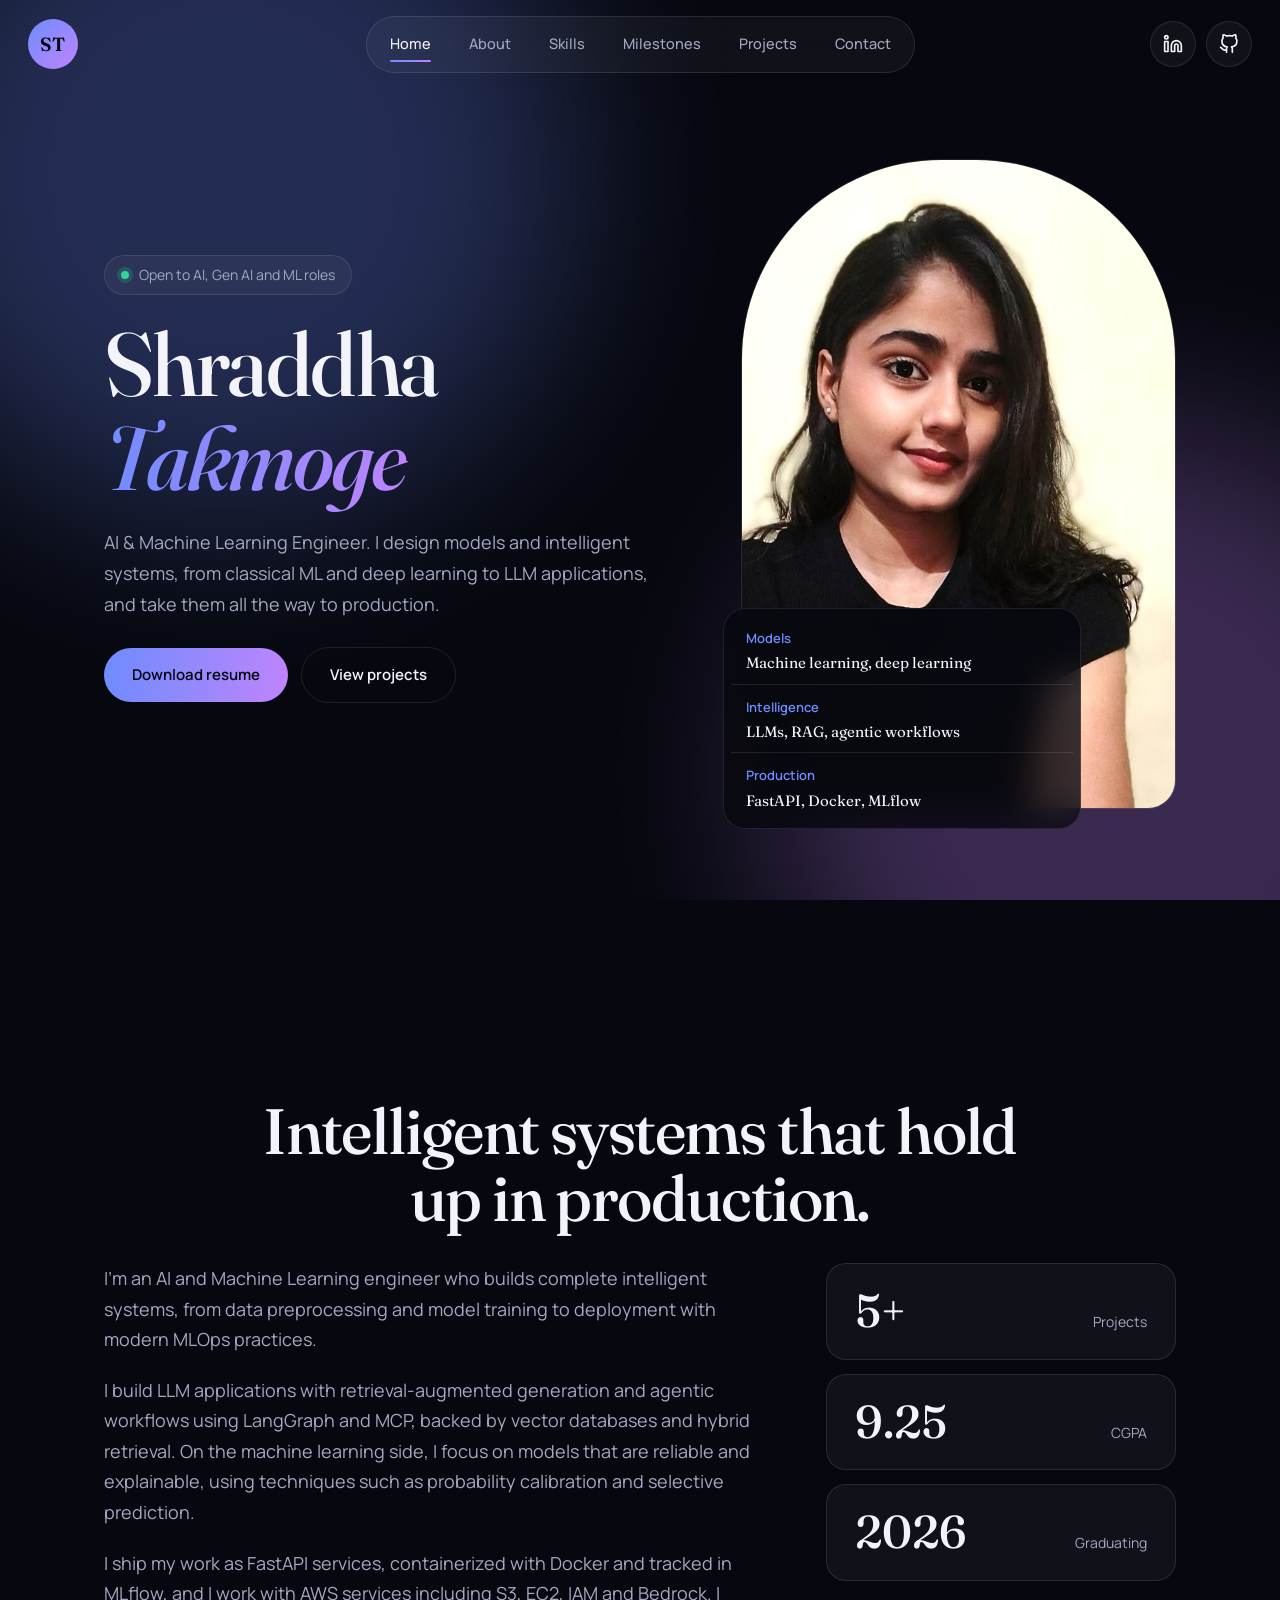
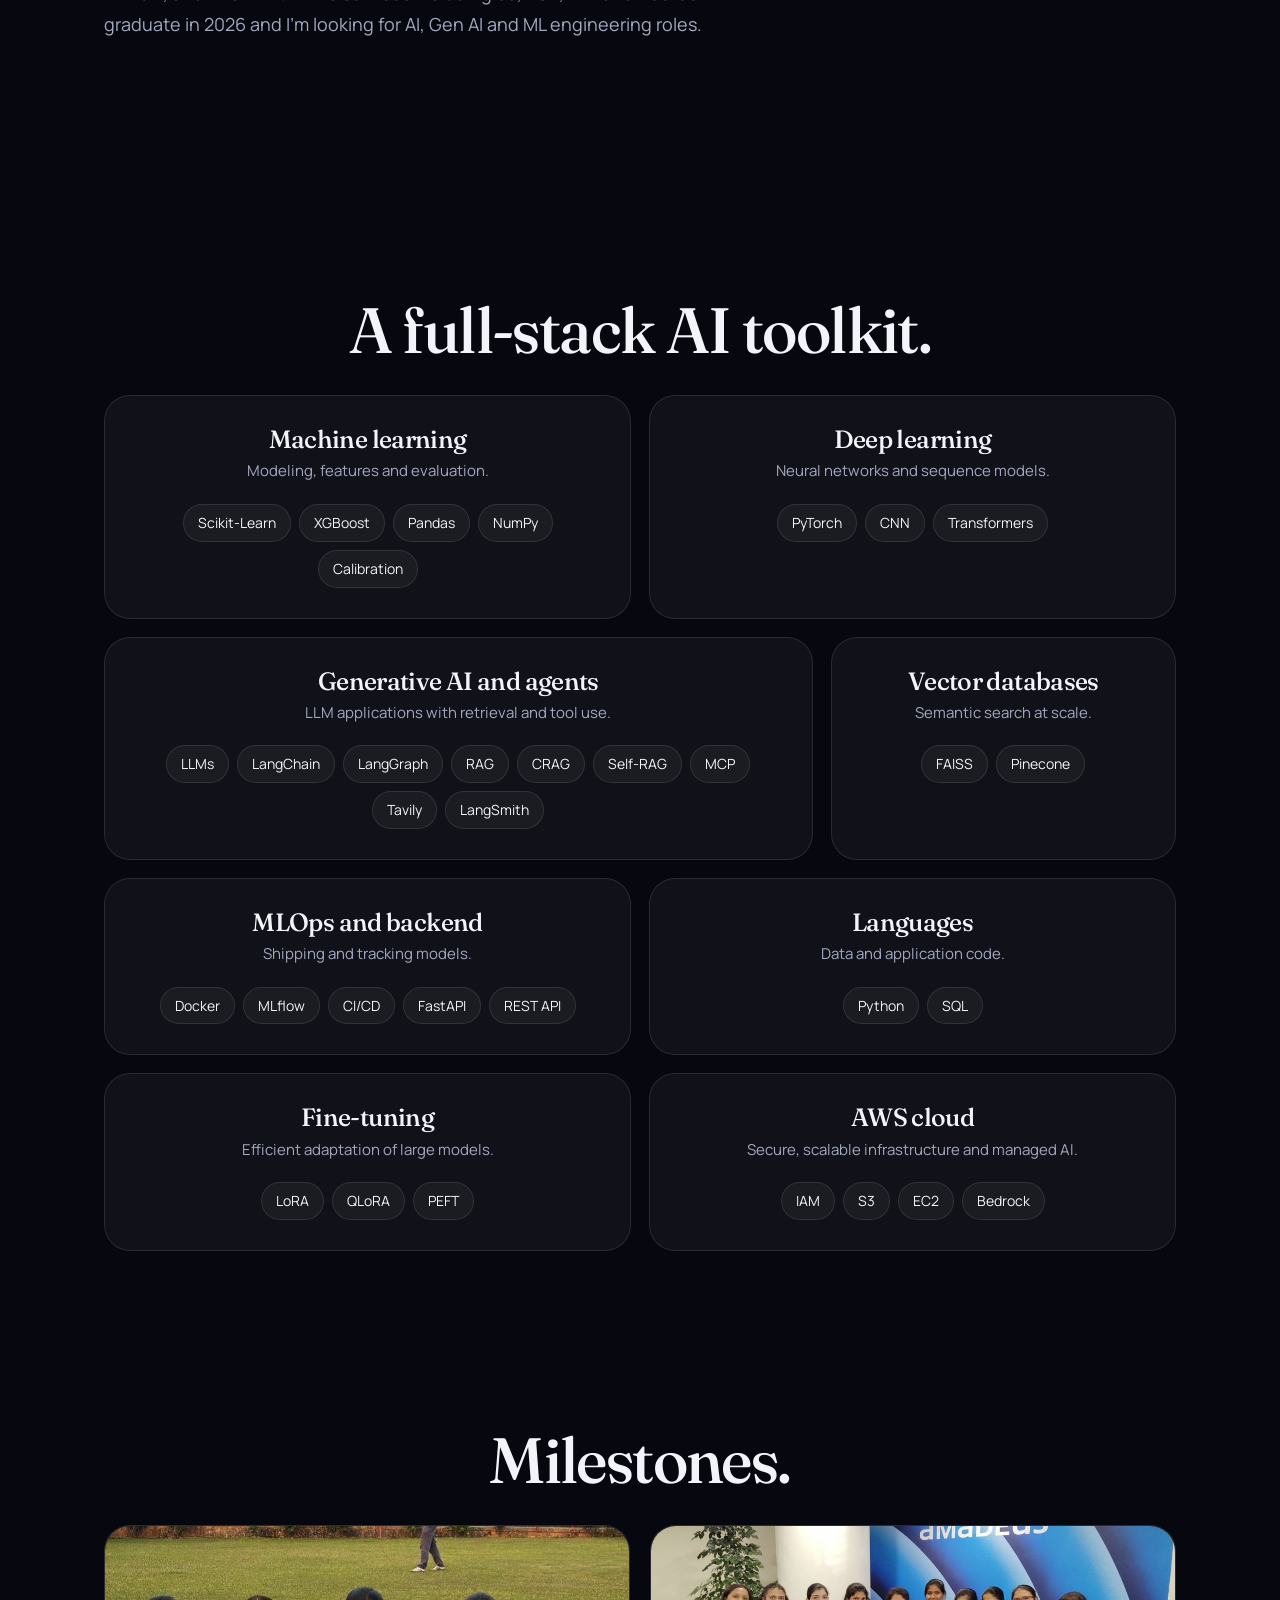
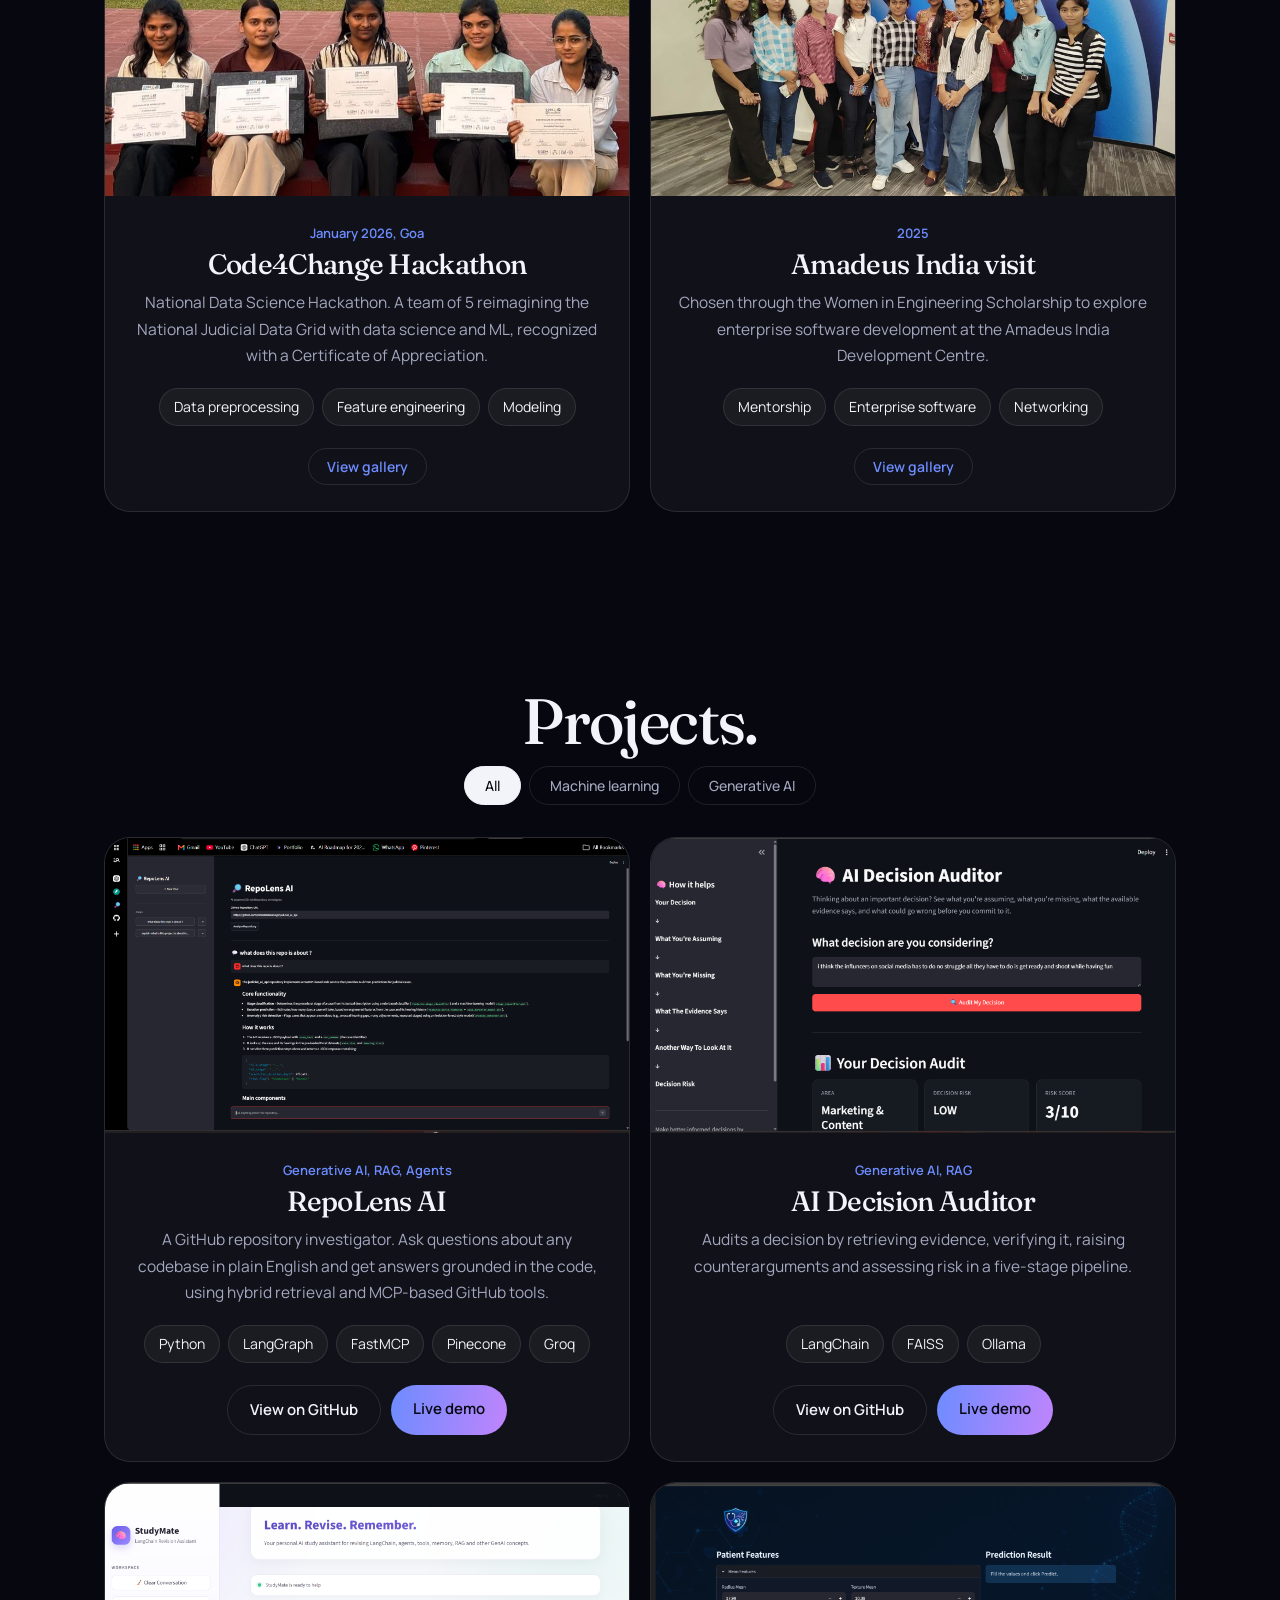
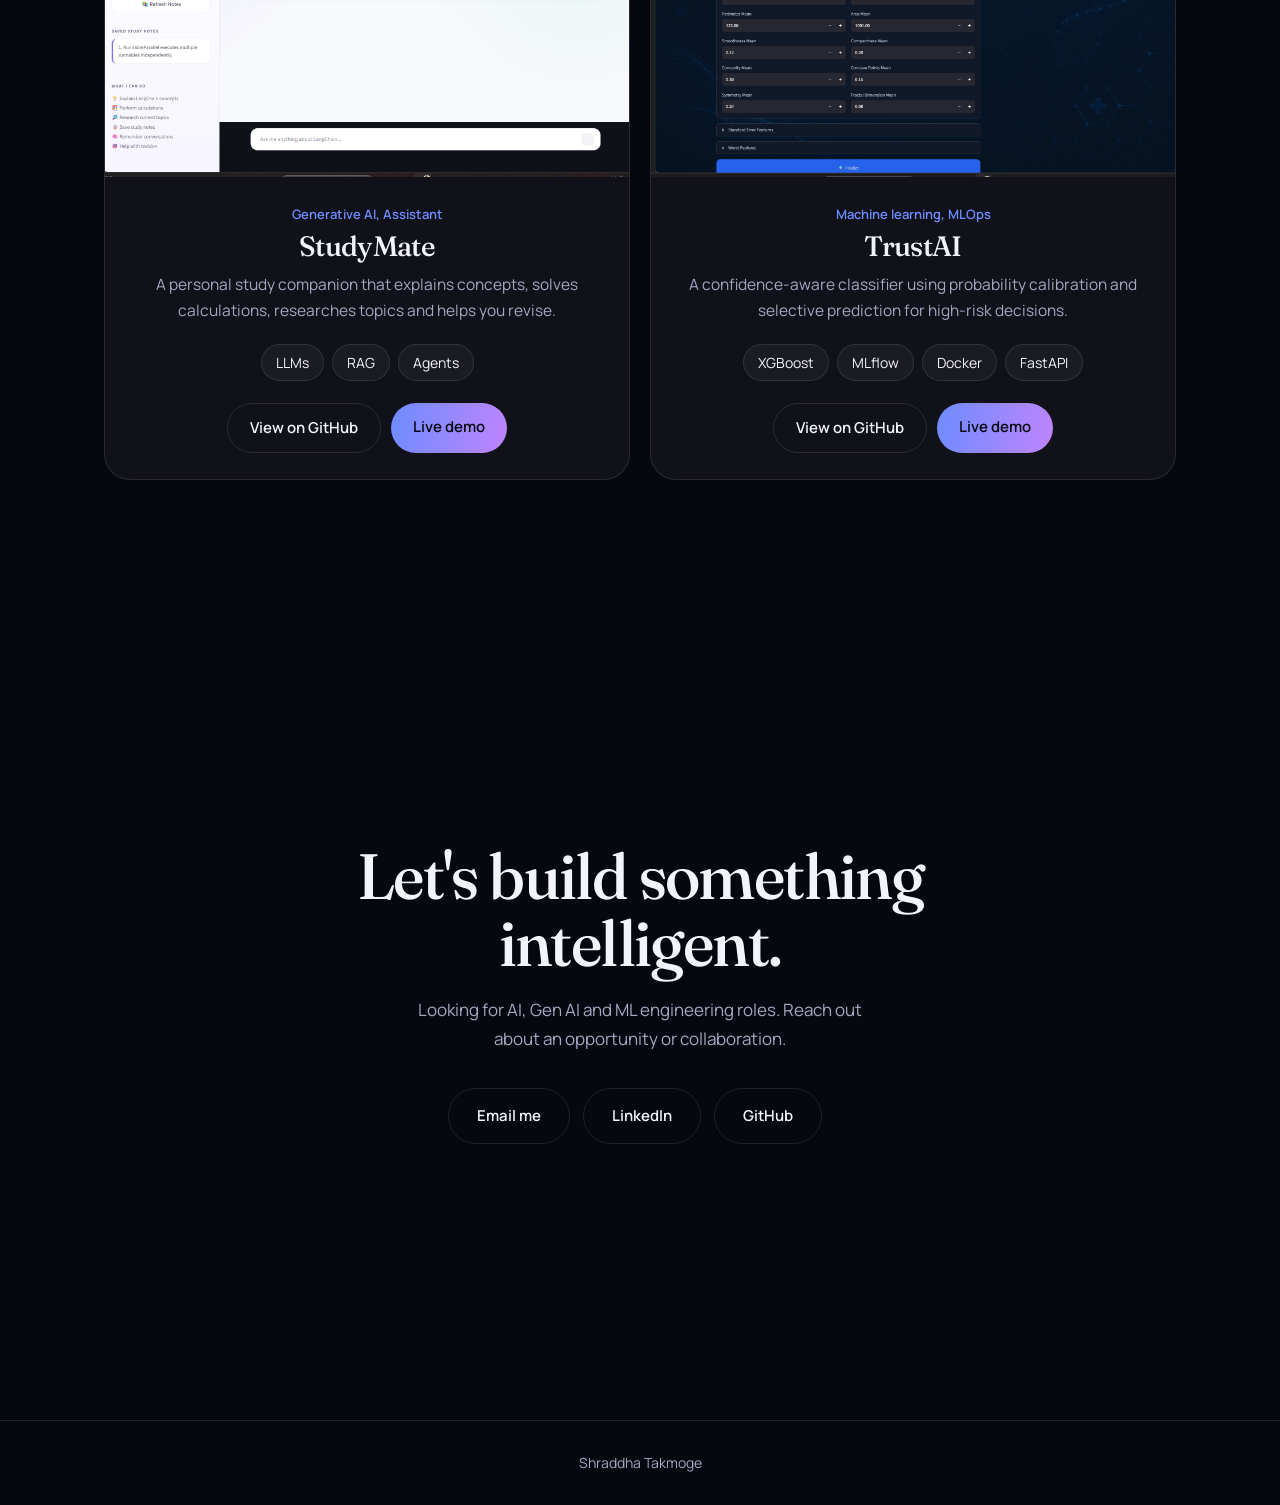
<file: index.html>
<!DOCTYPE html>
<html lang="en">
<head>
<meta charset="utf-8">
<meta name="viewport" content="width=device-width, initial-scale=1, viewport-fit=cover">

<title>Shraddha Takmoge | AI &amp; ML Engineer</title>

<link
  rel="icon"
  type="image/svg+xml"
  href="data:image/svg+xml,%3Csvg xmlns='http://www.w3.org/2000/svg' viewBox='0 0 100 100'%3E%3Crect width='100' height='100' rx='50' fill='%236d8cff'/%3E%3Ctext x='50' y='63' text-anchor='middle' font-family='Georgia,serif' font-size='46' font-weight='600' fill='%2307080f'%3EST%3C/text%3E%3C/svg%3E"
/>

<link href="https://fonts.googleapis.com/css2?family=Fraunces:opsz,wght@9..144,400;9..144,600&family=Manrope:wght@400;500;600&display=swap" rel="stylesheet">

<link rel="stylesheet" href="site/css/style.css">
</head>

<body>

<div class="aurora" aria-hidden="true">
  <i></i>
  <i></i>
</div>

<div class="bar">

  <a class="logo" href="#home" aria-label="Shraddha Takmoge, back to top">
    ST
  </a>

  <nav aria-label="Primary">
    <a href="#home">Home</a>
    <a href="#about">About</a>
    <a href="#skills">Skills</a>
    <a href="#milestones">Milestones</a>
    <a href="#projects">Projects</a>
    <a href="#contact">Contact</a>
  </nav>

  <div class="soc">

    <a
      href="https://www.linkedin.com/in/shraddha-takmoge/"
      target="_blank"
      rel="noopener"
      aria-label="LinkedIn"
    >
      <svg
        viewBox="0 0 24 24"
        width="20"
        height="20"
        fill="none"
        stroke="currentColor"
        stroke-width="2"
        stroke-linecap="round"
        stroke-linejoin="round"
        aria-hidden="true"
      >
        <path d="M16 8a6 6 0 0 1 6 6v7h-4v-7a2 2 0 0 0-2-2 2 2 0 0 0-2 2v7h-4v-7a6 6 0 0 1 6-6z"/>
        <rect x="2" y="9" width="4" height="12"/>
        <circle cx="4" cy="4" r="2"/>
      </svg>
    </a>

    <a
      href="https://github.com/shraddhatakmoge"
      target="_blank"
      rel="noopener"
      aria-label="GitHub"
    >
      <svg
        viewBox="0 0 24 24"
        width="20"
        height="20"
        fill="none"
        stroke="currentColor"
        stroke-width="2"
        stroke-linecap="round"
        stroke-linejoin="round"
        aria-hidden="true"
      >
        <path d="M9 19c-5 1.5-5-2.5-7-3m14 6v-3.87a3.37 3.37 0 0 0-.94-2.61c3.14-.35 6.44-1.54 6.44-7A5.44 5.44 0 0 0 20 4.77 5.07 5.07 0 0 0 19.91 1S18.73.65 16 2.48a13.38 13.38 0 0 0-7 0C6.27.65 5.09 1 5.09 1A5.07 5.07 0 0 0 5 4.77a5.44 5.44 0 0 0-1.5 3.78c0 5.42 3.3 6.61 6.44 7A3.37 3.37 0 0 0 9 18.13V22"/>
      </svg>
    </a>

  </div>
</div>


<!-- HOME -->

<header class="hero" id="home">

  <div class="wrap">

    <div>

      <div class="badge">
        <b></b>
        Open to AI, Gen AI and ML roles
      </div>

      <h1>
        Shraddha
        <span class="grad">Takmoge</span>
      </h1>

      <p class="lead">
        AI &amp; Machine Learning Engineer. I design models and intelligent
        systems, from classical ML and deep learning to LLM applications,
        and take them all the way to production.
      </p>

      <a class="btn p" href="docs/Shraddha-AIML.pdf" download="Shraddha_Takmoge_Resume.pdf">
    Download resume
</a>

      <a class="btn" href="#projects">
        View projects
      </a>

    </div>


    <div class="fig">

      <img
        class="portrait"
        src="images/me.jpg"
        alt="Portrait of Shraddha Takmoge"
      >

      <div class="stack" aria-label="Capability layers">

        <div class="layer">
          <small>Models</small>
          <p>Machine learning, deep learning</p>
        </div>

        <div class="layer">
          <small>Intelligence</small>
          <p>LLMs, RAG, agentic workflows</p>
        </div>

        <div class="layer">
          <small>Production</small>
          <p>FastAPI, Docker, MLflow</p>
        </div>

      </div>

    </div>

  </div>

</header>


<!-- ABOUT -->

<section id="about">

  <div class="wrap">

    <h2 class="wide">
      Intelligent systems that hold up in production.
    </h2>

    <div class="about">

      <div class="abt">

        <p>
          I'm an AI and Machine Learning engineer who builds complete
          intelligent systems, from data preprocessing and model training
          to deployment with modern MLOps practices.
        </p>

        <p>
          I build LLM applications with retrieval-augmented generation and
          agentic workflows using LangGraph and MCP, backed by vector
          databases and hybrid retrieval. On the machine learning side,
          I focus on models that are reliable and explainable, using
          techniques such as probability calibration and selective prediction.
        </p>

        <p>
          I ship my work as FastAPI services, containerized with Docker and
          tracked in MLflow, and I work with AWS services including S3, EC2,
          IAM and Bedrock. I graduate in 2026 and I'm looking for AI,
          Gen AI and ML engineering roles.
        </p>

      </div>

      <div class="statcol">

        <div class="stat">
          <b>5+</b>
          <span>Projects</span>
        </div>

        <div class="stat">
          <b>9.25</b>
          <span>CGPA</span>
        </div>

        <div class="stat">
          <b>2026</b>
          <span>Graduating</span>
        </div>

      </div>

    </div>

  </div>

</section>


<!-- SKILLS -->

<section id="skills">

  <div class="wrap">

    <h2>
      A full-stack AI toolkit.
    </h2>

    <div class="grid">

      <div class="card w3">
        <h3>Machine learning</h3>
        <p>Modeling, features and evaluation.</p>

        <div class="tags">
          <span>Scikit-Learn</span>
          <span>XGBoost</span>
          <span>Pandas</span>
          <span>NumPy</span>
          <span>Calibration</span>
        </div>
      </div>


      <div class="card w3">
        <h3>Deep learning</h3>
        <p>Neural networks and sequence models.</p>

        <div class="tags">
          <span>PyTorch</span>
          <span>CNN</span>
          <span>Transformers</span>
        </div>
      </div>


      <div class="card w4">
        <h3>Generative AI and agents</h3>
        <p>LLM applications with retrieval and tool use.</p>

        <div class="tags">
          <span>LLMs</span>
          <span>LangChain</span>
          <span>LangGraph</span>
          <span>RAG</span>
          <span>CRAG</span>
          <span>Self-RAG</span>
          <span>MCP</span>
          <span>Tavily</span>
          <span>LangSmith</span>
        </div>
      </div>


      <div class="card">
        <h3>Vector databases</h3>
        <p>Semantic search at scale.</p>

        <div class="tags">
          <span>FAISS</span>
          <span>Pinecone</span>
        </div>
      </div>


      <div class="card w3">
        <h3>MLOps and backend</h3>
        <p>Shipping and tracking models.</p>

        <div class="tags">
          <span>Docker</span>
          <span>MLflow</span>
          <span>CI/CD</span>
          <span>FastAPI</span>
          <span>REST API</span>
        </div>
      </div>


      <div class="card w3">
        <h3>Languages</h3>
        <p>Data and application code.</p>

        <div class="tags">
          <span>Python</span>
          <span>SQL</span>
        </div>
      </div>


      <div class="card w3">
        <h3>Fine-tuning</h3>
        <p>Efficient adaptation of large models.</p>

        <div class="tags">
          <span>LoRA</span>
          <span>QLoRA</span>
          <span>PEFT</span>
        </div>
      </div>


      <div class="card w3">
        <h3>AWS cloud</h3>
        <p>Secure, scalable infrastructure and managed AI.</p>

        <div class="tags">
          <span>IAM</span>
          <span>S3</span>
          <span>EC2</span>
          <span>Bedrock</span>
        </div>
      </div>

    </div>

  </div>

</section>


<!-- MILESTONES -->

<section id="milestones">

  <div class="wrap">

    <h2>Milestones.</h2>

    <div class="mil">

      <article class="pc">

        <div class="art">

          <img
            src="images/h2.jpg"
            style="object-position:50% 62%"
            alt="Code4Change Hackathon team with certificates"
            loading="lazy"
            onerror="this.remove()"
          >

        </div>

        <div class="pb">

          <div class="kind">
            January 2026, Goa
          </div>

          <h3>
            Code4Change Hackathon
          </h3>

          <p>
            National Data Science Hackathon. A team of 5 reimagining the
            National Judicial Data Grid with data science and ML, recognized
            with a Certificate of Appreciation.
          </p>

          <div class="tags">
            <span>Data preprocessing</span>
            <span>Feature engineering</span>
            <span>Modeling</span>
          </div>

          <div class="acts">
            <button class="vg" data-d="d1">
              View gallery
            </button>
          </div>

        </div>

      </article>


      <article class="pc">

        <div class="art">

          <img
            src="images/a2.jpg"
            style="object-position:50% 68%"
            alt="Amadeus India visit group photo"
            loading="lazy"
            onerror="this.remove()"
          >

        </div>

        <div class="pb">

          <div class="kind">
            2025
          </div>

          <h3>
            Amadeus India visit
          </h3>

          <p>
            Chosen through the Women in Engineering Scholarship to explore
            enterprise software development at the Amadeus India
            Development Centre.
          </p>

          <div class="tags">
            <span>Mentorship</span>
            <span>Enterprise software</span>
            <span>Networking</span>
          </div>

          <div class="acts">
            <button class="vg" data-d="d2">
              View gallery
            </button>
          </div>

        </div>

      </article>

    </div>

  </div>

</section>


<!-- PROJECTS -->

<section id="projects">

  <div class="wrap">

    <h2>
      Projects.
    </h2>

    <div class="filters" role="group" aria-label="Filter projects">

      <button
        data-f="all"
        aria-pressed="true"
      >
        All
      </button>

      <button
        data-f="ml"
        aria-pressed="false"
      >
        Machine learning
      </button>

      <button
        data-f="gen"
        aria-pressed="false"
      >
        Generative AI
      </button>

    </div>


    <div class="proj">


      <!-- REPOLENS -->

      <article class="pc" data-k="gen">

        <div class="art">

          <img
            src="images/repolens.png"
            alt="RepoLens AI screenshot"
            loading="lazy"
            onerror="this.remove()"
          >

        </div>

        <div class="pb">

          <div class="kind">
            Generative AI, RAG, Agents
          </div>

          <h3>
            RepoLens AI
          </h3>

          <p>
            A GitHub repository investigator. Ask questions about any
            codebase in plain English and get answers grounded in the code,
            using hybrid retrieval and MCP-based GitHub tools.
          </p>

          <div class="tags">
            <span>Python</span>
            <span>LangGraph</span>
            <span>FastMCP</span>
            <span>Pinecone</span>
            <span>Groq</span>
          </div>

          <div class="acts">

            <a
              class="btn"
              href="https://github.com/shraddhatakmoge/RepoLens-AI"
              target="_blank"
              rel="noopener"
            >
              View on GitHub
            </a>

            <a
              class="btn p"
              href="https://repolens-ai.streamlit.app/"
              target="_blank"
              rel="noopener"
            >
              Live demo
            </a>

          </div>

        </div>

      </article>


      <!-- AI DECISION AUDITOR -->

      <article class="pc" data-k="gen">

        <div class="art">

          <img
            src="images/ai-decision-auditor.png"
            alt="AI Decision Auditor screenshot"
            loading="lazy"
            onerror="this.remove()"
          >

        </div>

        <div class="pb">

          <div class="kind">
            Generative AI, RAG
          </div>

          <h3>
            AI Decision Auditor
          </h3>

          <p>
            Audits a decision by retrieving evidence, verifying it, raising
            counterarguments and assessing risk in a five-stage pipeline.
          </p>

          <div class="tags">
            <span>LangChain</span>
            <span>FAISS</span>
            <span>Ollama</span>
          </div>

          <div class="acts">

            <a
              class="btn"
              href="https://github.com/shraddhatakmoge/AI-Auditor-project"
              target="_blank"
              rel="noopener"
            >
              View on GitHub
            </a>

            <a
              class="btn p"
              href="#"
              target="_blank"
              rel="noopener"
            >
              Live demo
            </a>

          </div>

        </div>

      </article>


      <!-- STUDYMATE -->

      <article class="pc" data-k="gen">

        <div class="art">

          <img
            src="images/studymate.png"
            alt="StudyMate screenshot"
            loading="lazy"
            onerror="this.remove()"
          >

        </div>

        <div class="pb">

          <div class="kind">
            Generative AI, Assistant
          </div>

          <h3>
            StudyMate
          </h3>

          <p>
            A personal study companion that explains concepts, solves
            calculations, researches topics and helps you revise.
          </p>

          <div class="tags">
            <span>LLMs</span>
            <span>RAG</span>
            <span>Agents</span>
          </div>

          <div class="acts">

            <a
              class="btn"
              href="https://github.com/shraddhatakmoge/Personal-Study_Assistant-LangChain"
              target="_blank"
              rel="noopener"
            >
              View on GitHub
            </a>

            <a
              class="btn p"
              href="https://personal-studyassistant.streamlit.app/"
              target="_blank"
              rel="noopener"
            >
              Live demo
            </a>

          </div>

        </div>

      </article>


      <!-- TRUSTAI -->

      <article class="pc" data-k="ml">

        <div class="art">

          <img
            src="images/trustai.png"
            alt="TrustAI screenshot"
            loading="lazy"
            onerror="this.remove()"
          >

        </div>

        <div class="pb">

          <div class="kind">
            Machine learning, MLOps
          </div>

          <h3>
            TrustAI
          </h3>

          <p>
            A confidence-aware classifier using probability calibration and
            selective prediction for high-risk decisions.
          </p>

          <div class="tags">
            <span>XGBoost</span>
            <span>MLflow</span>
            <span>Docker</span>
            <span>FastAPI</span>
          </div>

          <div class="acts">

            <a
              class="btn"
              href="https://github.com/shraddhatakmoge/TrustAI"
              target="_blank"
              rel="noopener"
            >
              View on GitHub
            </a>

            <a
              class="btn p"
              href="#"
              target="_blank"
              rel="noopener"
            >
              Live demo
            </a>

          </div>

        </div>

      </article>

    </div>

  </div>

</section>


<!-- CONTACT -->

<section id="contact" class="contact">

  <div class="wrap">

    <h2>
      Let's build something intelligent.
    </h2>

    <p>
      Looking for AI, Gen AI and ML engineering roles.
      Reach out about an opportunity or collaboration.
    </p>

    <a
      class="btn"
      href="mailto:shraddhatakmoge@gmail.com"
    >
      Email me
    </a>

    <a
      class="btn"
      href="https://www.linkedin.com/in/shraddha-takmoge/"
      target="_blank"
    >
      LinkedIn
    </a>

    <a
      class="btn"
      href="https://github.com/shraddhatakmoge"
      target="_blank"
      rel="noopener"
    >
      GitHub
    </a>

  </div>

</section>


<footer>
  Shraddha Takmoge
</footer>


<!-- HACKATHON DIALOG -->

<dialog id="d1">

  <button class="x" aria-label="Close">
    &times;
  </button>

  <div class="sub">
    National Data Science Hackathon
  </div>

  <h3>
    Code4Change
  </h3>

  <div class="meta">

    <div>
      <small>Duration</small>
      <b>2 days</b>
    </div>

    <div>
      <small>Team</small>
      <b>5 members</b>
    </div>

    <div>
      <small>Location</small>
      <b>Goa</b>
    </div>

    <div>
      <small>Theme</small>
      <b>Reimagining NJDG</b>
    </div>

  </div>

  <h4>
    Overview
  </h4>

  <p>
    Our team built a data-driven solution for the National Judicial Data
    Grid, using data science and machine learning to tackle a real
    social-impact problem.
  </p>

  <h4>
    Problem
  </h4>

  <p>
    Analyze judicial data and present actionable insights that improve
    decision-making and transparency.
  </p>

  <h4>
    My contributions
  </h4>

  <ul>
    <li>Data preprocessing and cleaning</li>
    <li>Feature engineering</li>
    <li>Exploratory data analysis</li>
    <li>Model development</li>
    <li>Presenting the end-to-end ML workflow</li>
  </ul>

  <h4>
    Gallery
  </h4>

  <div class="gal">
    <img src="images/h2.jpg" alt="" loading="lazy">
    <img src="images/h4.jpg" alt="" loading="lazy">
    <img src="images/h5.jpg" alt="" loading="lazy">
    <img src="images/h3.jpg" alt="" loading="lazy">
    <img src="images/h1.jpg" alt="" loading="lazy">
    
  </div>

</dialog>


<!-- AMADEUS DIALOG -->

<dialog id="d2">

  <button class="x" aria-label="Close">
    &times;
  </button>

  <div class="sub">
    Women in Engineering (WIE) Scholarship Program
  </div>

  <h3>
    Amadeus India visit
  </h3>

  <div class="meta">

    <div>
      <small>Year</small>
      <b>2025</b>
    </div>

    <div>
      <small>Company</small>
      <b>Amadeus</b>
    </div>

    <div>
      <small>Program</small>
      <b>WIE Scholarship</b>
    </div>

  </div>

  <h4>
    Overview
  </h4>

  <p>
    Selected through the WIE Scholarship, I visited the Amadeus India
    Development Centre, explored enterprise software development and met
    industry professionals.
  </p>

  <h4>
    Highlights
  </h4>

  <ul>
    <li>Industry exposure and mentorship sessions</li>
    <li>Enterprise software architecture</li>
    <li>Product development insights</li>
    <li>Professional networking</li>
  </ul>

  <h4>
    Gallery
  </h4>

  <div class="gal">
    <img src="images/a2.jpg" alt="" loading="lazy">
    <img src="images/a4.jpg" alt="" loading="lazy">
    <img src="images/a1.jpg" alt="" loading="lazy">
    <img src="images/a3.jpg" alt="" loading="lazy">
  </div>

</dialog>


<script src="site/js/main.js" defer></script>

</body>
</html>
</file>
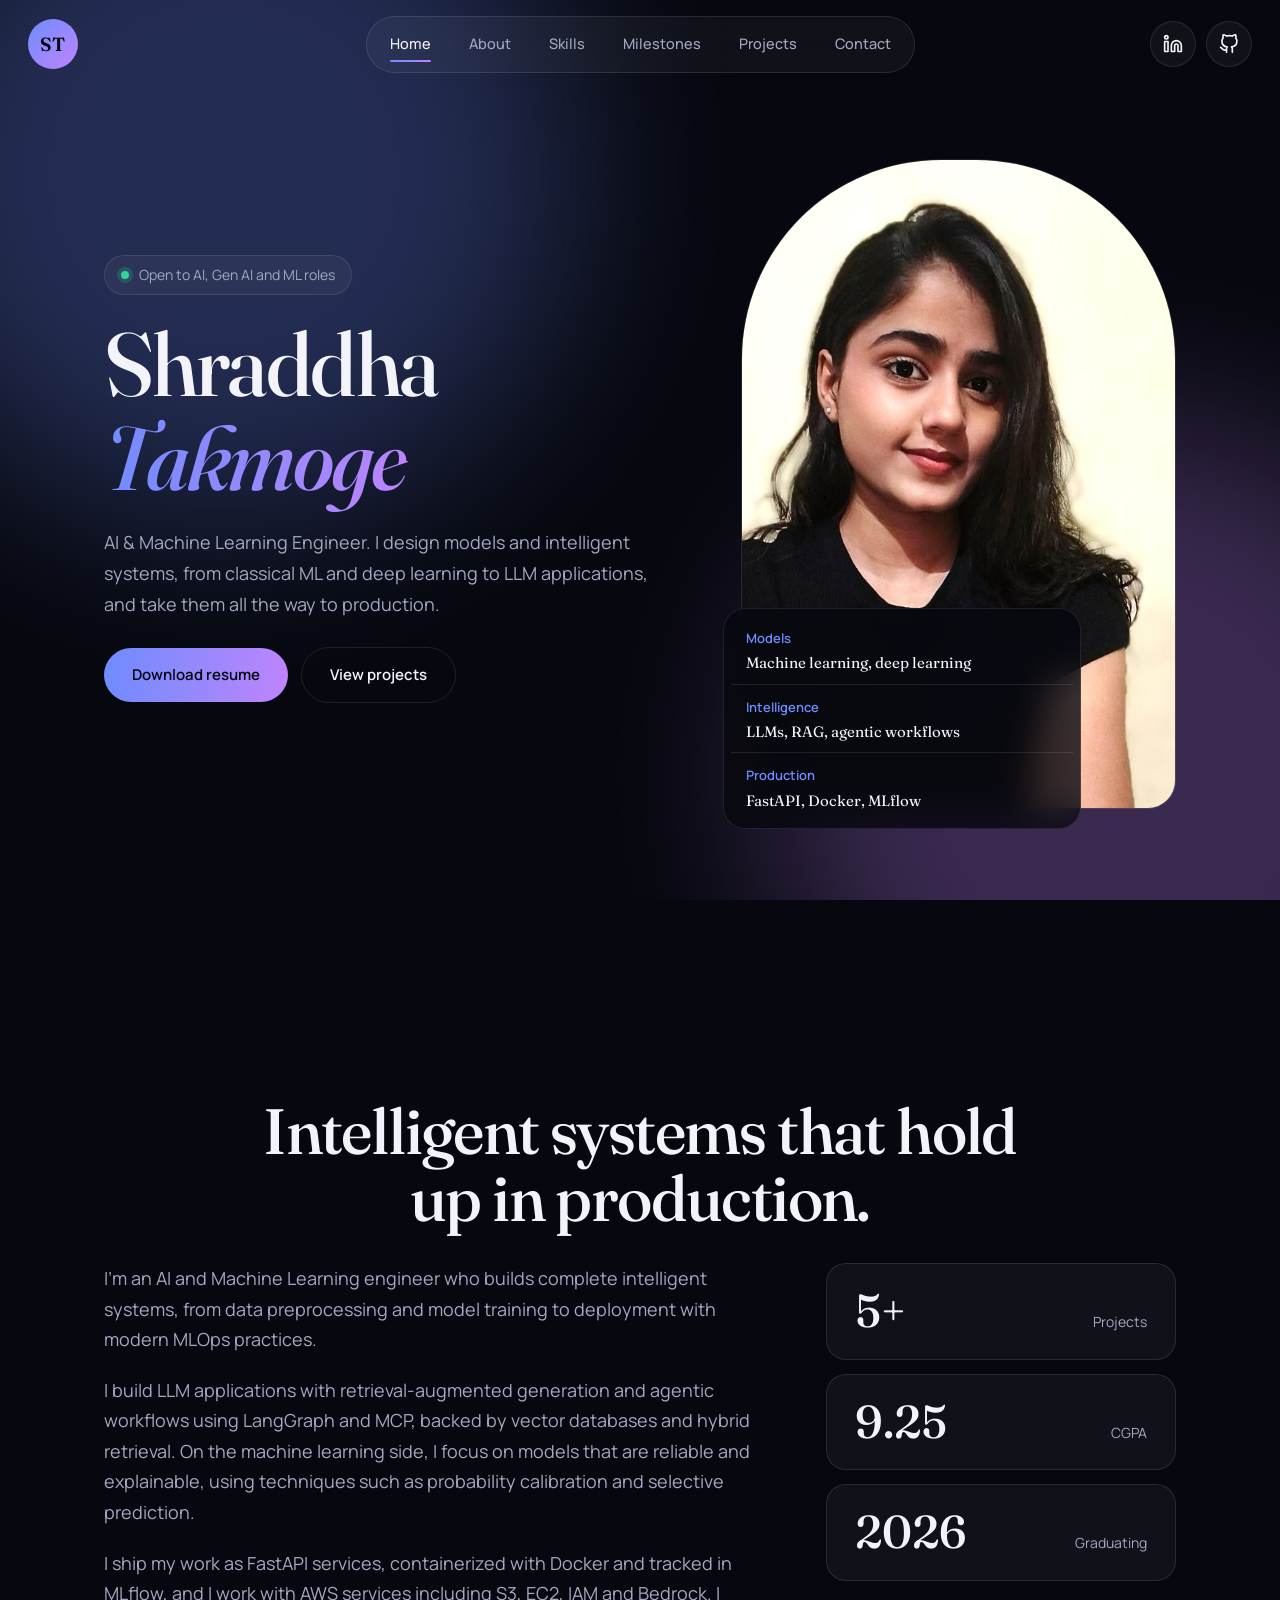
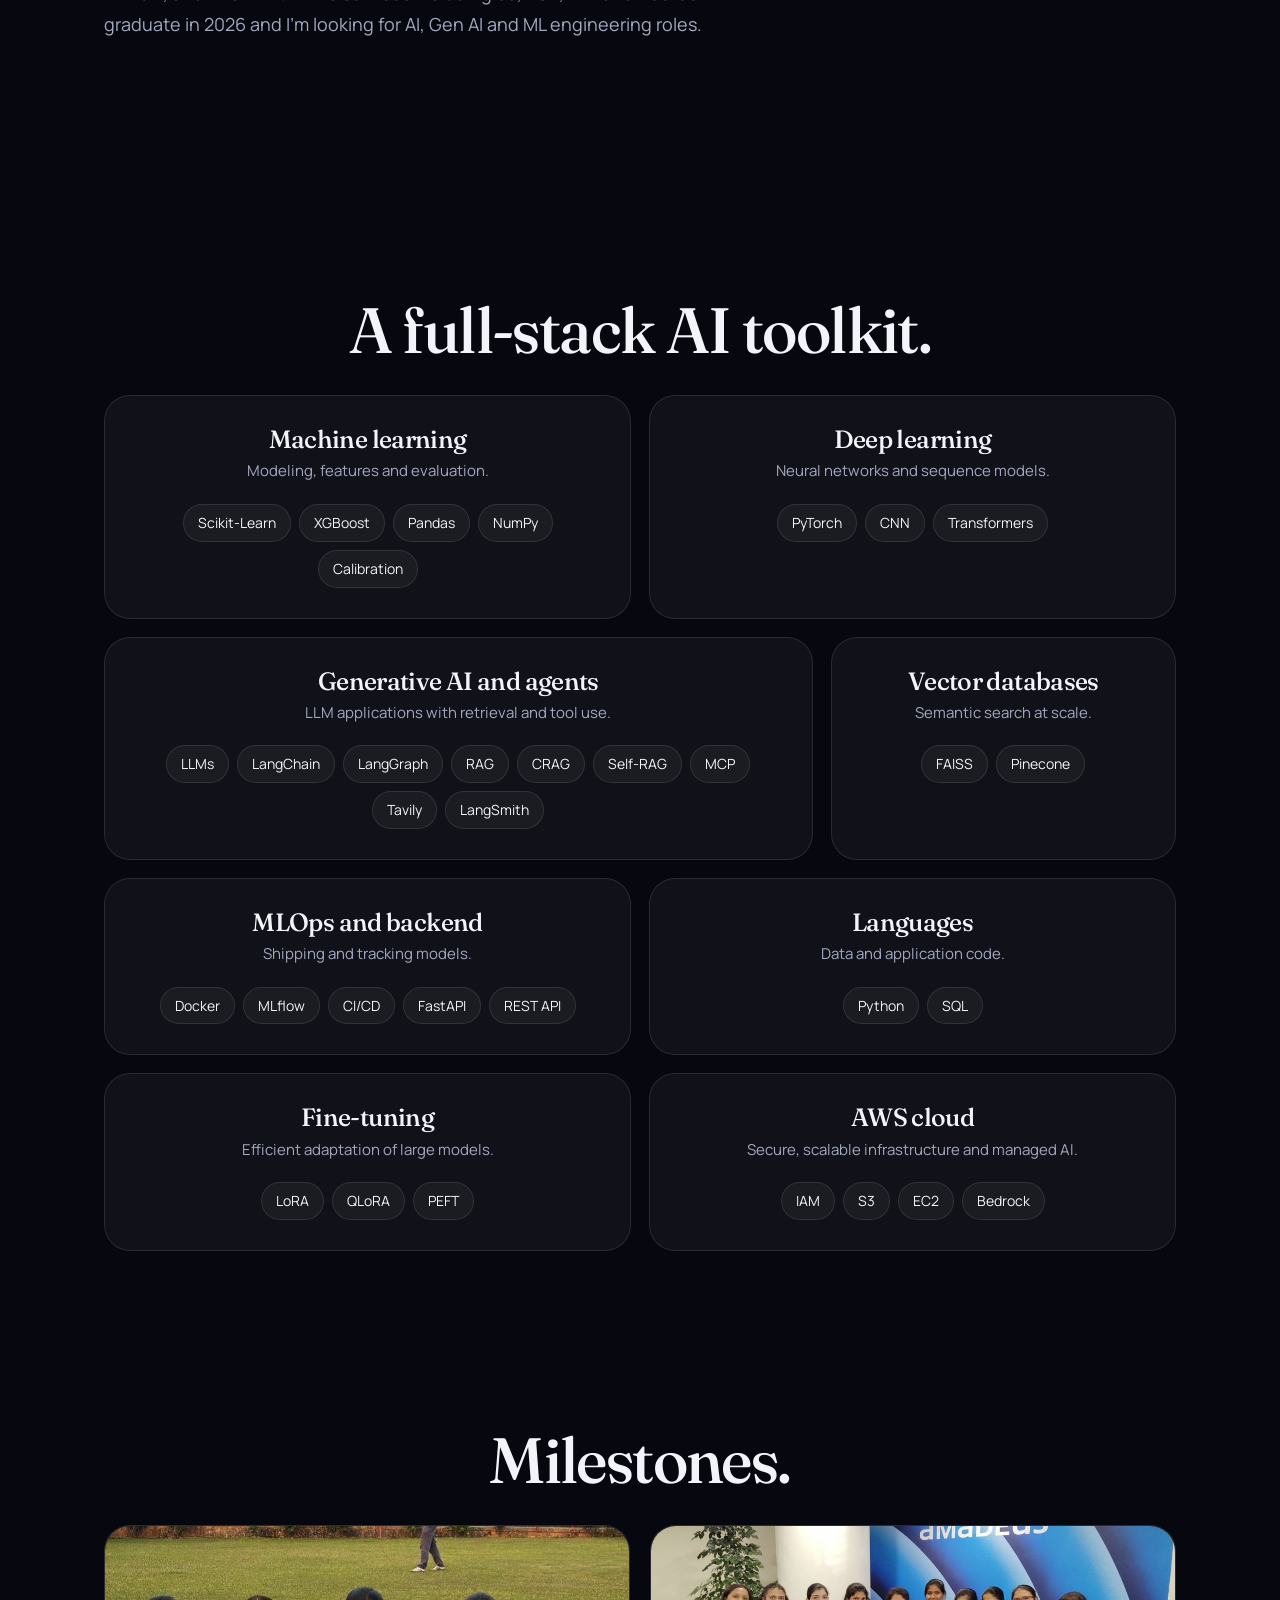
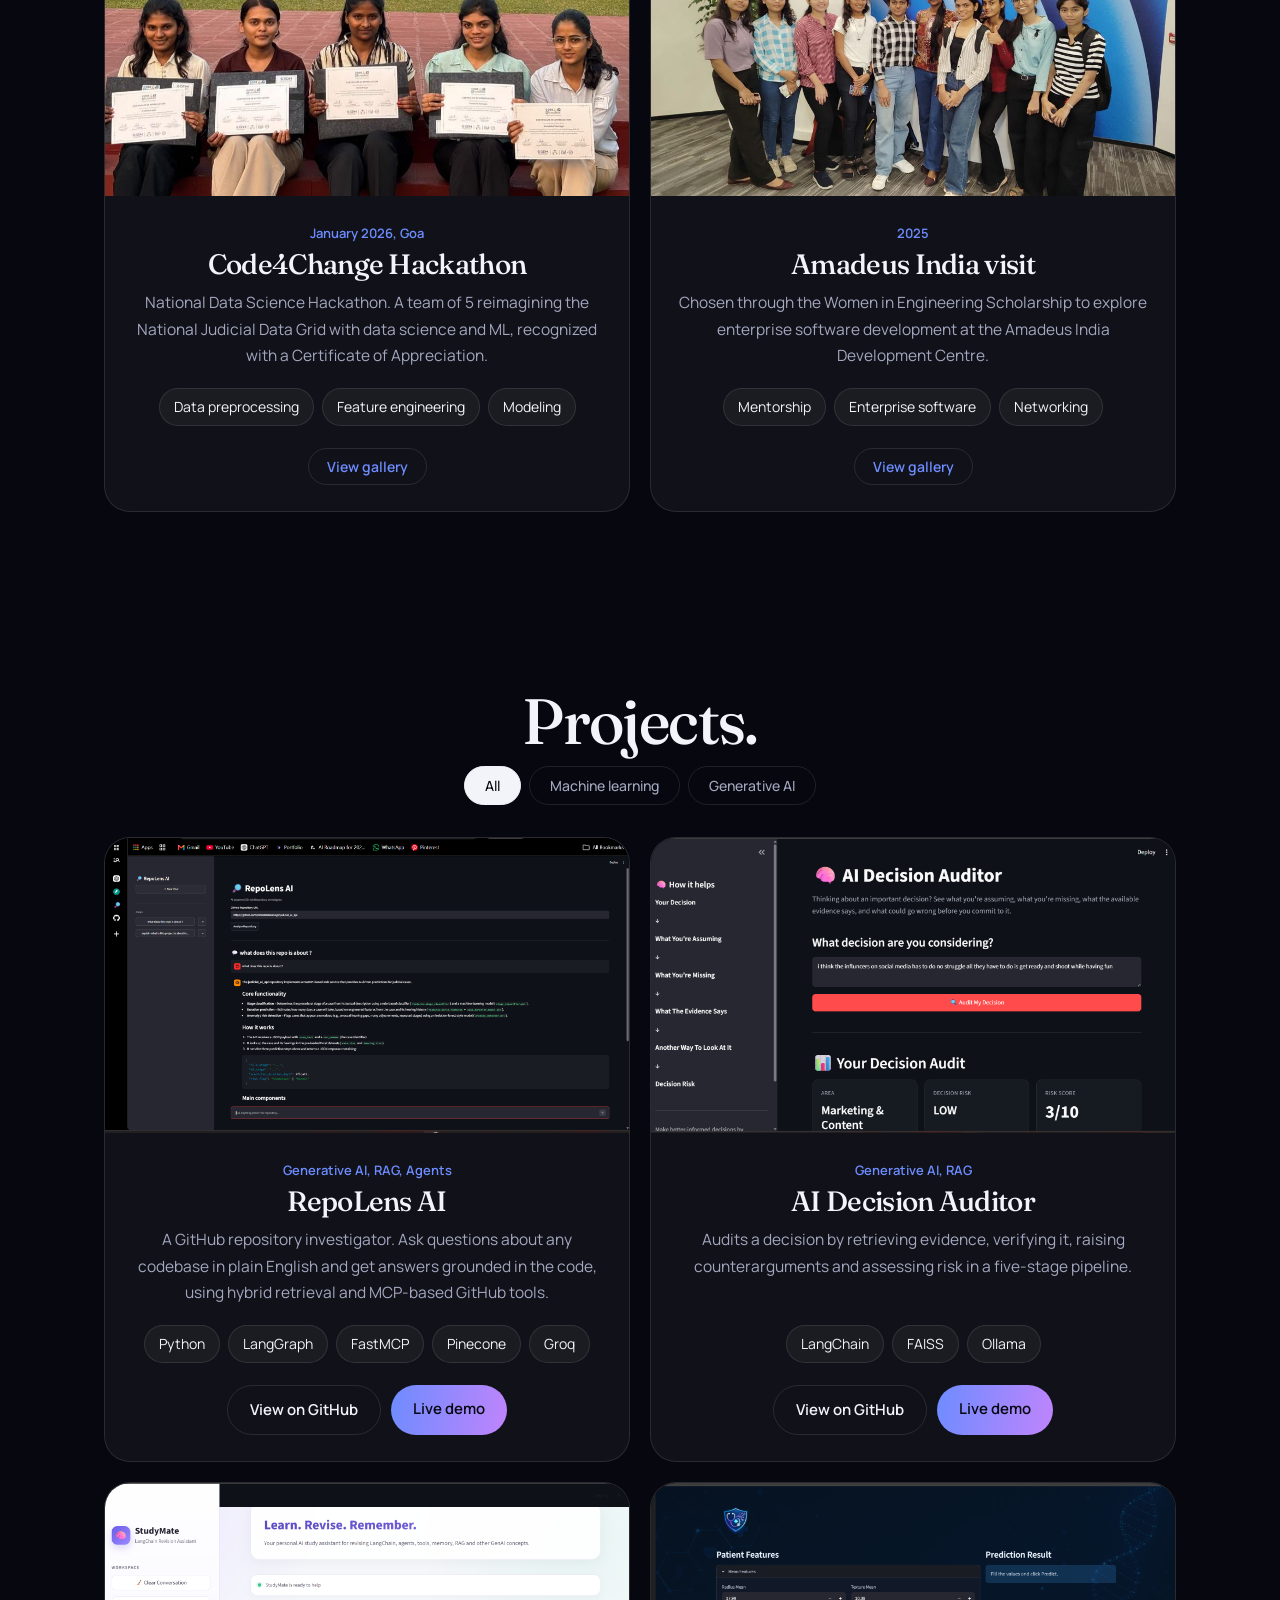
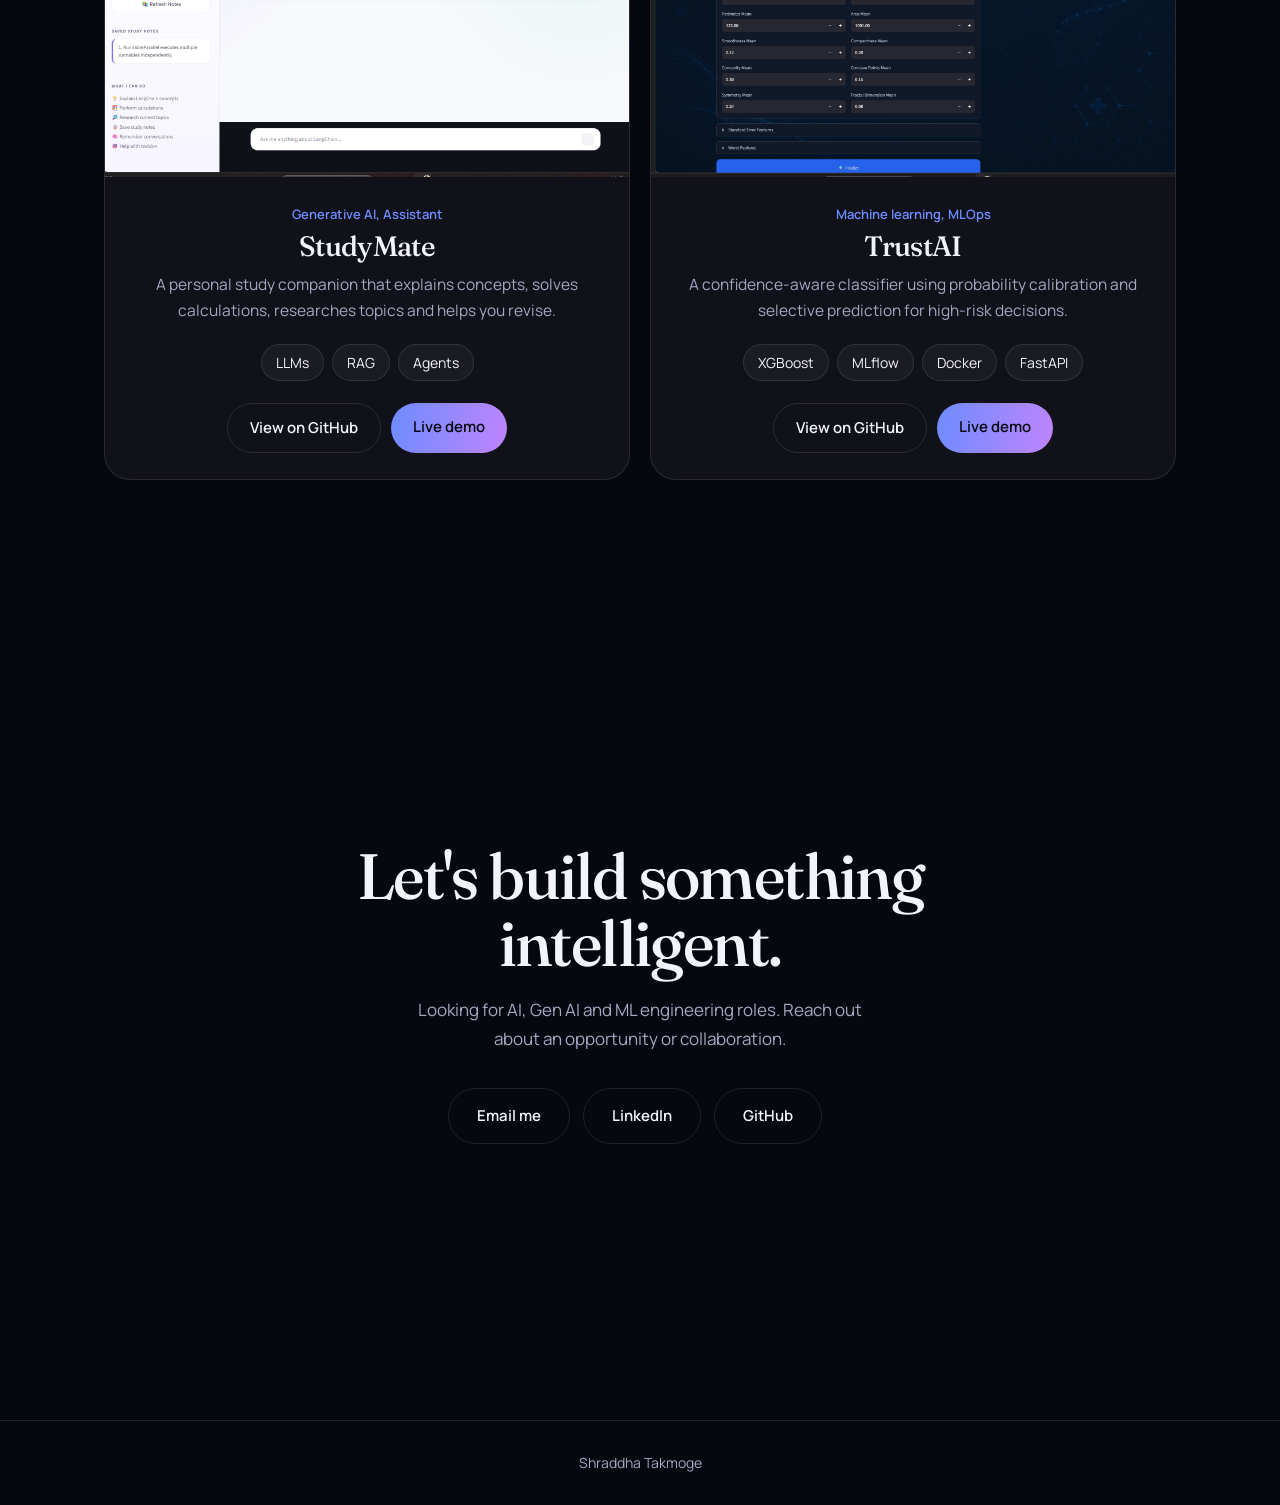
<file: site/index.html>
<!DOCTYPE html>
<html lang="en">
<head>
<meta charset="utf-8">
<meta name="viewport" content="width=device-width, initial-scale=1, viewport-fit=cover">

<title>Shraddha Takmoge | AI &amp; ML Engineer</title>

<link
  rel="icon"
  type="image/svg+xml"
  href="data:image/svg+xml,%3Csvg xmlns='http://www.w3.org/2000/svg' viewBox='0 0 100 100'%3E%3Crect width='100' height='100' rx='50' fill='%236d8cff'/%3E%3Ctext x='50' y='63' text-anchor='middle' font-family='Georgia,serif' font-size='46' font-weight='600' fill='%2307080f'%3EST%3C/text%3E%3C/svg%3E"
/>

<link href="https://fonts.googleapis.com/css2?family=Fraunces:opsz,wght@9..144,400;9..144,600&family=Manrope:wght@400;500;600&display=swap" rel="stylesheet">

<link rel="stylesheet" href="css/style.css">
</head>

<body>

<div class="aurora" aria-hidden="true">
  <i></i>
  <i></i>
</div>

<div class="bar">

  <a class="logo" href="#home" aria-label="Shraddha Takmoge, back to top">
    ST
  </a>

  <nav aria-label="Primary">
    <a href="#home">Home</a>
    <a href="#about">About</a>
    <a href="#skills">Skills</a>
    <a href="#milestones">Milestones</a>
    <a href="#projects">Projects</a>
    <a href="#contact">Contact</a>
  </nav>

  <div class="soc">

    <a
      href="#"
      target="_blank"
      rel="noopener"
      aria-label="LinkedIn"
    >
      <svg
        viewBox="0 0 24 24"
        width="20"
        height="20"
        fill="none"
        stroke="currentColor"
        stroke-width="2"
        stroke-linecap="round"
        stroke-linejoin="round"
        aria-hidden="true"
      >
        <path d="M16 8a6 6 0 0 1 6 6v7h-4v-7a2 2 0 0 0-2-2 2 2 0 0 0-2 2v7h-4v-7a6 6 0 0 1 6-6z"/>
        <rect x="2" y="9" width="4" height="12"/>
        <circle cx="4" cy="4" r="2"/>
      </svg>
    </a>

    <a
      href="https://github.com/shraddhatakmoge"
      target="_blank"
      rel="noopener"
      aria-label="GitHub"
    >
      <svg
        viewBox="0 0 24 24"
        width="20"
        height="20"
        fill="none"
        stroke="currentColor"
        stroke-width="2"
        stroke-linecap="round"
        stroke-linejoin="round"
        aria-hidden="true"
      >
        <path d="M9 19c-5 1.5-5-2.5-7-3m14 6v-3.87a3.37 3.37 0 0 0-.94-2.61c3.14-.35 6.44-1.54 6.44-7A5.44 5.44 0 0 0 20 4.77 5.07 5.07 0 0 0 19.91 1S18.73.65 16 2.48a13.38 13.38 0 0 0-7 0C6.27.65 5.09 1 5.09 1A5.07 5.07 0 0 0 5 4.77a5.44 5.44 0 0 0-1.5 3.78c0 5.42 3.3 6.61 6.44 7A3.37 3.37 0 0 0 9 18.13V22"/>
      </svg>
    </a>

  </div>
</div>


<!-- HOME -->

<header class="hero" id="home">

  <div class="wrap">

    <div>

      <div class="badge">
        <b></b>
        Open to AI, Gen AI and ML roles
      </div>

      <h1>
        Shraddha
        <span class="grad">Takmoge</span>
      </h1>

      <p class="lead">
        AI &amp; Machine Learning Engineer. I design models and intelligent
        systems, from classical ML and deep learning to LLM applications,
        and take them all the way to production.
      </p>

      <a class="btn p" href="#">
        Download resume
      </a>

      <a class="btn" href="#projects">
        View projects
      </a>

    </div>


    <div class="fig">

      <img
        class="portrait"
        src="images/me.jpg"
        alt="Portrait of Shraddha Takmoge"
      >

      <div class="stack" aria-label="Capability layers">

        <div class="layer">
          <small>Models</small>
          <p>Machine learning, deep learning</p>
        </div>

        <div class="layer">
          <small>Intelligence</small>
          <p>LLMs, RAG, agentic workflows</p>
        </div>

        <div class="layer">
          <small>Production</small>
          <p>FastAPI, Docker, MLflow</p>
        </div>

      </div>

    </div>

  </div>

</header>


<!-- ABOUT -->

<section id="about">

  <div class="wrap">

    <h2 class="wide">
      Intelligent systems that hold up in production.
    </h2>

    <div class="about">

      <div class="abt">

        <p>
          I'm an AI and Machine Learning engineer who builds complete
          intelligent systems, from data preprocessing and model training
          to deployment with modern MLOps practices.
        </p>

        <p>
          I build LLM applications with retrieval-augmented generation and
          agentic workflows using LangGraph and MCP, backed by vector
          databases and hybrid retrieval. On the machine learning side,
          I focus on models that are reliable and explainable, using
          techniques such as probability calibration and selective prediction.
        </p>

        <p>
          I ship my work as FastAPI services, containerized with Docker and
          tracked in MLflow, and I work with AWS services including S3, EC2,
          IAM and Bedrock. I graduate in 2026 and I'm looking for AI,
          Gen AI and ML engineering roles.
        </p>

      </div>

      <div class="statcol">

        <div class="stat">
          <b>5+</b>
          <span>Projects</span>
        </div>

        <div class="stat">
          <b>9.25</b>
          <span>CGPA</span>
        </div>

        <div class="stat">
          <b>2026</b>
          <span>Graduating</span>
        </div>

      </div>

    </div>

  </div>

</section>


<!-- SKILLS -->

<section id="skills">

  <div class="wrap">

    <h2>
      A full-stack AI toolkit.
    </h2>

    <div class="grid">

      <div class="card w3">
        <h3>Machine learning</h3>
        <p>Modeling, features and evaluation.</p>

        <div class="tags">
          <span>Scikit-Learn</span>
          <span>XGBoost</span>
          <span>Pandas</span>
          <span>NumPy</span>
          <span>Calibration</span>
        </div>
      </div>


      <div class="card w3">
        <h3>Deep learning</h3>
        <p>Neural networks and sequence models.</p>

        <div class="tags">
          <span>PyTorch</span>
          <span>CNN</span>
          <span>Transformers</span>
        </div>
      </div>


      <div class="card w4">
        <h3>Generative AI and agents</h3>
        <p>LLM applications with retrieval and tool use.</p>

        <div class="tags">
          <span>LLMs</span>
          <span>LangChain</span>
          <span>LangGraph</span>
          <span>RAG</span>
          <span>CRAG</span>
          <span>Self-RAG</span>
          <span>MCP</span>
          <span>Tavily</span>
          <span>LangSmith</span>
        </div>
      </div>


      <div class="card">
        <h3>Vector databases</h3>
        <p>Semantic search at scale.</p>

        <div class="tags">
          <span>FAISS</span>
          <span>Pinecone</span>
        </div>
      </div>


      <div class="card w3">
        <h3>MLOps and backend</h3>
        <p>Shipping and tracking models.</p>

        <div class="tags">
          <span>Docker</span>
          <span>MLflow</span>
          <span>CI/CD</span>
          <span>FastAPI</span>
          <span>REST API</span>
        </div>
      </div>


      <div class="card w3">
        <h3>Languages</h3>
        <p>Data and application code.</p>

        <div class="tags">
          <span>Python</span>
          <span>SQL</span>
        </div>
      </div>


      <div class="card w3">
        <h3>Fine-tuning</h3>
        <p>Efficient adaptation of large models.</p>

        <div class="tags">
          <span>LoRA</span>
          <span>QLoRA</span>
          <span>PEFT</span>
        </div>
      </div>


      <div class="card w3">
        <h3>AWS cloud</h3>
        <p>Secure, scalable infrastructure and managed AI.</p>

        <div class="tags">
          <span>IAM</span>
          <span>S3</span>
          <span>EC2</span>
          <span>Bedrock</span>
        </div>
      </div>

    </div>

  </div>

</section>


<!-- MILESTONES -->

<section id="milestones">

  <div class="wrap">

    <h2>Milestones.</h2>

    <div class="mil">

      <article class="pc">

        <div class="art">

          <img
            src="images/h2.jpg"
            style="object-position:50% 62%"
            alt="Code4Change Hackathon team with certificates"
            loading="lazy"
            onerror="this.remove()"
          >

        </div>

        <div class="pb">

          <div class="kind">
            January 2026, Goa
          </div>

          <h3>
            Code4Change Hackathon
          </h3>

          <p>
            National Data Science Hackathon. A team of 5 reimagining the
            National Judicial Data Grid with data science and ML, recognized
            with a Certificate of Appreciation.
          </p>

          <div class="tags">
            <span>Data preprocessing</span>
            <span>Feature engineering</span>
            <span>Modeling</span>
          </div>

          <div class="acts">
            <button class="vg" data-d="d1">
              View gallery
            </button>
          </div>

        </div>

      </article>


      <article class="pc">

        <div class="art">

          <img
            src="images/a2.jpg"
            style="object-position:50% 68%"
            alt="Amadeus India visit group photo"
            loading="lazy"
            onerror="this.remove()"
          >

        </div>

        <div class="pb">

          <div class="kind">
            2025
          </div>

          <h3>
            Amadeus India visit
          </h3>

          <p>
            Chosen through the Women in Engineering Scholarship to explore
            enterprise software development at the Amadeus India
            Development Centre.
          </p>

          <div class="tags">
            <span>Mentorship</span>
            <span>Enterprise software</span>
            <span>Networking</span>
          </div>

          <div class="acts">
            <button class="vg" data-d="d2">
              View gallery
            </button>
          </div>

        </div>

      </article>

    </div>

  </div>

</section>


<!-- PROJECTS -->

<section id="projects">

  <div class="wrap">

    <h2>
      Projects.
    </h2>

    <div class="filters" role="group" aria-label="Filter projects">

      <button
        data-f="all"
        aria-pressed="true"
      >
        All
      </button>

      <button
        data-f="ml"
        aria-pressed="false"
      >
        Machine learning
      </button>

      <button
        data-f="gen"
        aria-pressed="false"
      >
        Generative AI
      </button>

    </div>


    <div class="proj">


      <!-- REPOLENS -->

      <article class="pc" data-k="gen">

        <div class="art">

          <img
            src="images/repolens.png"
            alt="RepoLens AI screenshot"
            loading="lazy"
            onerror="this.remove()"
          >

        </div>

        <div class="pb">

          <div class="kind">
            Generative AI, RAG, Agents
          </div>

          <h3>
            RepoLens AI
          </h3>

          <p>
            A GitHub repository investigator. Ask questions about any
            codebase in plain English and get answers grounded in the code,
            using hybrid retrieval and MCP-based GitHub tools.
          </p>

          <div class="tags">
            <span>Python</span>
            <span>LangGraph</span>
            <span>FastMCP</span>
            <span>Pinecone</span>
            <span>Groq</span>
          </div>

          <div class="acts">

            <a
              class="btn"
              href="https://github.com/shraddhatakmoge/RepoLens-AI"
              target="_blank"
              rel="noopener"
            >
              View on GitHub
            </a>

            <a
              class="btn p"
              href="https://repolens-ai.streamlit.app/"
              target="_blank"
              rel="noopener"
            >
              Live demo
            </a>

          </div>

        </div>

      </article>


      <!-- AI DECISION AUDITOR -->

      <article class="pc" data-k="gen">

        <div class="art">

          <img
            src="images/ai-decision-auditor.png"
            alt="AI Decision Auditor screenshot"
            loading="lazy"
            onerror="this.remove()"
          >

        </div>

        <div class="pb">

          <div class="kind">
            Generative AI, RAG
          </div>

          <h3>
            AI Decision Auditor
          </h3>

          <p>
            Audits a decision by retrieving evidence, verifying it, raising
            counterarguments and assessing risk in a five-stage pipeline.
          </p>

          <div class="tags">
            <span>LangChain</span>
            <span>FAISS</span>
            <span>Ollama</span>
          </div>

          <div class="acts">

            <a
              class="btn"
              href="https://github.com/shraddhatakmoge/AI-Auditor-project"
              target="_blank"
              rel="noopener"
            >
              View on GitHub
            </a>

            <a
              class="btn p"
              href="#"
              target="_blank"
              rel="noopener"
            >
              Live demo
            </a>

          </div>

        </div>

      </article>


      <!-- STUDYMATE -->

      <article class="pc" data-k="gen">

        <div class="art">

          <img
            src="images/studymate.png"
            alt="StudyMate screenshot"
            loading="lazy"
            onerror="this.remove()"
          >

        </div>

        <div class="pb">

          <div class="kind">
            Generative AI, Assistant
          </div>

          <h3>
            StudyMate
          </h3>

          <p>
            A personal study companion that explains concepts, solves
            calculations, researches topics and helps you revise.
          </p>

          <div class="tags">
            <span>LLMs</span>
            <span>RAG</span>
            <span>Agents</span>
          </div>

          <div class="acts">

            <a
              class="btn"
              href="https://github.com/shraddhatakmoge/Personal-Study_Assistant-LangChain"
              target="_blank"
              rel="noopener"
            >
              View on GitHub
            </a>

            <a
              class="btn p"
              href="https://personal-studyassistant.streamlit.app/"
              target="_blank"
              rel="noopener"
            >
              Live demo
            </a>

          </div>

        </div>

      </article>


      <!-- TRUSTAI -->

      <article class="pc" data-k="ml">

        <div class="art">

          <img
            src="images/trustai.png"
            alt="TrustAI screenshot"
            loading="lazy"
            onerror="this.remove()"
          >

        </div>

        <div class="pb">

          <div class="kind">
            Machine learning, MLOps
          </div>

          <h3>
            TrustAI
          </h3>

          <p>
            A confidence-aware classifier using probability calibration and
            selective prediction for high-risk decisions.
          </p>

          <div class="tags">
            <span>XGBoost</span>
            <span>MLflow</span>
            <span>Docker</span>
            <span>FastAPI</span>
          </div>

          <div class="acts">

            <a
              class="btn"
              href="https://github.com/shraddhatakmoge/TrustAI"
              target="_blank"
              rel="noopener"
            >
              View on GitHub
            </a>

            <a
              class="btn p"
              href="#"
              target="_blank"
              rel="noopener"
            >
              Live demo
            </a>

          </div>

        </div>

      </article>

    </div>

  </div>

</section>


<!-- CONTACT -->

<section id="contact" class="contact">

  <div class="wrap">

    <h2>
      Let's build something intelligent.
    </h2>

    <p>
      Looking for AI, Gen AI and ML engineering roles.
      Reach out about an opportunity or collaboration.
    </p>

    <a
      class="btn"
      href="mailto:you@example.com"
    >
      Email me
    </a>

    <a
      class="btn"
      href="#"
    >
      LinkedIn
    </a>

    <a
      class="btn"
      href="https://github.com/shraddhatakmoge"
      target="_blank"
      rel="noopener"
    >
      GitHub
    </a>

  </div>

</section>


<footer>
  Shraddha Takmoge
</footer>


<!-- HACKATHON DIALOG -->

<dialog id="d1">

  <button class="x" aria-label="Close">
    &times;
  </button>

  <div class="sub">
    National Data Science Hackathon
  </div>

  <h3>
    Code4Change
  </h3>

  <div class="meta">

    <div>
      <small>Duration</small>
      <b>2 days</b>
    </div>

    <div>
      <small>Team</small>
      <b>5 members</b>
    </div>

    <div>
      <small>Location</small>
      <b>Goa</b>
    </div>

    <div>
      <small>Theme</small>
      <b>Reimagining NJDG</b>
    </div>

  </div>

  <h4>
    Overview
  </h4>

  <p>
    Our team built a data-driven solution for the National Judicial Data
    Grid, using data science and machine learning to tackle a real
    social-impact problem.
  </p>

  <h4>
    Problem
  </h4>

  <p>
    Analyze judicial data and present actionable insights that improve
    decision-making and transparency.
  </p>

  <h4>
    My contributions
  </h4>

  <ul>
    <li>Data preprocessing and cleaning</li>
    <li>Feature engineering</li>
    <li>Exploratory data analysis</li>
    <li>Model development</li>
    <li>Presenting the end-to-end ML workflow</li>
  </ul>

  <h4>
    Gallery
  </h4>

  <div class="gal">
    <img src="images/h2.jpg" alt="" loading="lazy">
    <img src="images/h4.jpg" alt="" loading="lazy">
    <img src="images/h5.jpg" alt="" loading="lazy">
    <img src="images/h3.jpg" alt="" loading="lazy">
    <img src="images/h1.jpg" alt="" loading="lazy">
    
  </div>

</dialog>


<!-- AMADEUS DIALOG -->

<dialog id="d2">

  <button class="x" aria-label="Close">
    &times;
  </button>

  <div class="sub">
    Women in Engineering (WIE) Scholarship Program
  </div>

  <h3>
    Amadeus India visit
  </h3>

  <div class="meta">

    <div>
      <small>Year</small>
      <b>2025</b>
    </div>

    <div>
      <small>Company</small>
      <b>Amadeus</b>
    </div>

    <div>
      <small>Program</small>
      <b>WIE Scholarship</b>
    </div>

  </div>

  <h4>
    Overview
  </h4>

  <p>
    Selected through the WIE Scholarship, I visited the Amadeus India
    Development Centre, explored enterprise software development and met
    industry professionals.
  </p>

  <h4>
    Highlights
  </h4>

  <ul>
    <li>Industry exposure and mentorship sessions</li>
    <li>Enterprise software architecture</li>
    <li>Product development insights</li>
    <li>Professional networking</li>
  </ul>

  <h4>
    Gallery
  </h4>

  <div class="gal">
    <img src="images/a2.jpg" alt="" loading="lazy">
    <img src="images/a4.jpg" alt="" loading="lazy">
    <img src="images/a1.jpg" alt="" loading="lazy">
    <img src="images/a3.jpg" alt="" loading="lazy">
  </div>

</dialog>


<script src="js/main.js" defer></script>

</body>
</html>
</file>
<file: site/css/style.css>
:root{
  box-sizing:border-box;
  padding-top:env(safe-area-inset-top,0px);
  padding-bottom:env(safe-area-inset-bottom,0px);
  --bg:#07080f;
  --panel:rgba(255,255,255,.045);
  --line:rgba(255,255,255,.1);
  --ink:#f3f4fa;
  --mute:#a3a8c0;
  --a1:#6d8cff;
  --a2:#c084fc;
  --on:#07080f
}

html{
  scroll-behavior:smooth;
  scroll-padding-top:0
}

*,*::before,*::after{
  box-sizing:inherit
}

body{
  margin:0;
  background:var(--bg);
  color:var(--ink);
  font:400 17px/1.7 Manrope,system-ui,sans-serif;
  overflow-x:hidden;
  transition:background .4s,color .4s
}

h1,h2,h3{
  font-family:Fraunces,Georgia,serif;
  font-weight:500;
  margin:0;
  letter-spacing:-.025em;
  line-height:1.05;
  text-align:center
}

a{
  color:inherit;
  text-decoration:none
}

:focus-visible{
  outline:2px solid var(--a1);
  outline-offset:3px
}

.aurora{
  position:fixed;
  inset:0;
  z-index:-1;
  overflow:hidden;
  pointer-events:none
}

.aurora i{
  position:absolute;
  width:55vmax;
  height:55vmax;
  border-radius:50%;
  filter:blur(90px);
  opacity:.28;
  animation:drift 24s ease-in-out infinite alternate
}

.aurora i:nth-child(1){
  background:var(--a1);
  top:-20%;
  left:-10%
}

.aurora i:nth-child(2){
  background:var(--a2);
  bottom:-25%;
  right:-15%;
  animation-delay:-8s
}

@keyframes drift{
  to{
    transform:translate(8vw,6vh) scale(1.15)
  }
}

.wrap{
  max-width:1120px;
  margin:0 auto;
  padding:0 24px
}

nav{
  position:fixed;
  top:calc(16px + env(safe-area-inset-top,0px));
  left:50%;
  transform:translateX(-50%);
  z-index:9;
  display:flex;
  align-items:center;
  gap:6px;
  padding:7px;
  border-radius:999px;
  background:var(--panel);
  border:1px solid var(--line);
  backdrop-filter:blur(18px);
  max-width:calc(100% - 24px)
}

nav a{
  padding:8px 16px;
  border-radius:999px;
  font-size:14.5px;
  font-weight:500;
  color:var(--mute);
  white-space:nowrap
}

nav a:hover{
  color:var(--ink);
  background:var(--line)
}

section{
  min-height:100vh;
  display:flex;
  align-items:center;
  padding:96px 0 40px
}

section>.wrap{
  width:100%
}


/* =========================
   HOME
========================= */

.hero{
  height:100svh;
  min-height:100svh;
  display:flex;
  align-items:center;
  padding:92px 0 24px;
  overflow:hidden
}

.hero .wrap{
  width:100%;
  height:100%;
  display:grid;
  grid-template-columns:1.15fr .85fr;
  gap:48px;
  align-items:center
}

/* HOME STAYS LEFT ALIGNED */

.hero .wrap>div:first-child{
  display:block;
  text-align:left
}

.hero h1{
  text-align:left;
  font-size:clamp(52px,7vw,94px)
}

.badge{
  display:inline-flex;
  align-items:center;
  gap:10px;
  padding:7px 16px;
  border:1px solid var(--line);
  border-radius:999px;
  background:var(--panel);
  font-size:14px;
  color:var(--mute);
  margin-bottom:22px
}

.badge b{
  width:8px;
  height:8px;
  border-radius:50%;
  background:#34d399;
  box-shadow:0 0 0 4px rgba(52,211,153,.2)
}

.grad{
  background:linear-gradient(100deg,var(--a1),var(--a2));
  -webkit-background-clip:text;
  background-clip:text;
  color:transparent;
  font-style:italic;
  display:inline-block;
  padding:0 .16em .14em .06em;
  margin:0 -.16em -.14em -.06em
}

.hero .lead{
  font-size:18px;
  color:var(--mute);
  max-width:50ch;
  margin:22px 0 28px;
  text-align:left
}

.btn{
  display:inline-block;
  padding:14px 28px;
  border-radius:999px;
  font-weight:600;
  font-size:15px;
  border:1px solid var(--line);
  margin:0 10px 10px 0;
  transition:transform .2s
}

.btn:hover{
  transform:translateY(-2px)
}

.btn.p{
  background:linear-gradient(100deg,var(--a1),var(--a2));
  color:var(--on);
  border:0
}


/* =========================
   HERO IMAGE
========================= */

.fig{
  position:relative;
  margin-bottom:0;
  height:min(650px,78vh);
  display:flex;
  align-items:center;
  justify-content:center
}

.portrait{
  display:block;
  width:min(100%,440px);
  height:100%;
  aspect-ratio:4/5;
  object-fit:cover;
  object-position:50% 18%;
  border-radius:200px 200px 28px 28px;
  border:1px solid var(--line)
}

/* SMALLER CAPABILITY BOX */

.fig .stack{
  position:absolute;
  left:-18px;
  right:95px;
  bottom:-20px;
  background:color-mix(in srgb,var(--bg) 80%,transparent);
  backdrop-filter:blur(16px);
  border-radius:22px;
  border:1px solid var(--line);
  padding:7px
}

.stack{
  background:var(--panel);
  border:1px solid var(--line);
  border-radius:28px;
  padding:10px;
  backdrop-filter:blur(14px)
}

.layer{
  padding:18px 24px;
  border-radius:20px
}

.layer+.layer{
  border-top:1px solid var(--line);
  border-radius:0
}

.layer:last-child{
  border-radius:0 0 20px 20px
}

.layer small{
  display:block;
  color:var(--a1);
  font-weight:600;
  font-size:13px;
  margin-bottom:4px
}

.layer p{
  margin:0;
  font-family:Fraunces,serif;
  font-size:20px;
  line-height:1.3
}

.fig .layer{
  padding:11px 15px
}

.fig .layer p{
  font-size:15px
}


/* =========================
   ABOUT
========================= */

h2{
  font-size:clamp(36px,5.4vw,64px);
  margin:0 auto 32px;
  max-width:16ch;
  text-align:center
}

h2.wide{
  max-width:20ch
}

.about{
  display:grid;
  grid-template-columns:1.3fr .7fr;
  gap:72px;
  align-items:start
}

.about p{
  color:var(--mute);
  margin:0 0 18px
}

.abt p{
  font-size:18px;
  margin:0 0 20px
}

.statcol{
  display:flex;
  flex-direction:column;
  gap:14px
}

.stat{
  background:var(--panel);
  border:1px solid var(--line);
  border-radius:20px;
  padding:20px
}

.statcol .stat{
  display:flex;
  align-items:baseline;
  justify-content:space-between;
  padding:22px 28px
}

.stat b{
  display:block;
  font:500 40px Fraunces,serif;
  color:var(--ink);
  line-height:1.1
}

.statcol .stat b{
  font-size:46px
}

.stat span{
  font-size:14px;
  color:var(--mute)
}


/* =========================
   SKILLS
========================= */

.grid{
  display:grid;
  grid-template-columns:repeat(6,1fr);
  gap:18px
}

.card{
  background:var(--panel);
  border:1px solid var(--line);
  border-radius:26px;
  padding:30px;
  grid-column:span 2;
  backdrop-filter:blur(10px)
}

.card.w3{
  grid-column:span 3
}

.card.w4{
  grid-column:span 4
}

.card h3{
  font-size:25px;
  margin:0 0 6px;
  text-align:center
}

.card>p{
  margin:0 0 20px;
  color:var(--mute);
  font-size:15px;
  text-align:center
}

.tags{
  display:flex;
  flex-wrap:wrap;
  justify-content:center;
  gap:8px
}

.tags span{
  font-size:14px;
  padding:6px 14px;
  border:1px solid var(--line);
  border-radius:999px;
  color:var(--ink);
  background:var(--panel)
}


/* =========================
   PROJECT FILTERS
========================= */

.filters{
  display:flex;
  justify-content:center;
  gap:8px;
  margin:-20px 0 32px
}

.filters button{
  font:500 14px Manrope,sans-serif;
  padding:9px 20px;
  border-radius:999px;
  border:1px solid var(--line);
  background:none;
  color:var(--mute);
  cursor:pointer
}

.filters button[aria-pressed=true]{
  background:var(--ink);
  color:var(--bg);
  border-color:var(--ink)
}


/* =========================
   PROJECTS
========================= */

.proj{
  display:grid;
  grid-template-columns:repeat(2,1fr);
  gap:20px
}

.pc{
  background:var(--panel);
  border:1px solid var(--line);
  border-radius:26px;
  overflow:hidden;
  display:flex;
  flex-direction:column
}

.pc[hidden]{
  display:none
}

.art{
  aspect-ratio:16/9;
  height:auto;
  overflow:hidden;
  position:relative;
  background:#0b0d16
}

.art::after{
  display:none
}

.art img{
  position:absolute;
  inset:0;
  width:100%;
  height:100%;
  object-fit:cover;
  object-position:center;
  z-index:1;
  display:block
}

.pc:nth-child(2) .art,
.pc:nth-child(3) .art,
.pc:nth-child(4) .art{
  filter:none
}

.pb{
  padding:26px;
  display:flex;
  flex-direction:column;
  flex:1;
  align-items:center;
  text-align:center
}

.kind{
  color:var(--a1);
  font-weight:600;
  font-size:13px;
  text-align:center
}

.pb h3{
  font-size:28px;
  margin:6px 0 10px;
  text-align:center
}

.pb p{
  color:var(--mute);
  font-size:15.5px;
  margin:0 0 20px;
  flex:1;
  text-align:center
}

.acts{
  display:flex;
  flex-wrap:wrap;
  justify-content:center;
  gap:10px;
  margin-top:22px
}

.acts .btn{
  margin:0;
  padding:11px 22px
}


/* =========================
   MILESTONES
========================= */

.mil{
  display:grid;
  grid-template-columns:repeat(2,1fr);
  gap:20px
}

.mil .pc .art{
  filter:none
}

.mil .art{
  height:270px;
  aspect-ratio:auto
}

.mil .pb{
  align-items:center;
  text-align:center
}

.mil .pb h3{
  text-align:center
}

.vg{
  margin-top:14px;
  font:600 14px Manrope,sans-serif;
  color:var(--a1);
  background:none;
  border:1px solid var(--line);
  border-radius:999px;
  padding:8px 18px;
  cursor:pointer
}

.vg:hover{
  background:var(--panel)
}

.acts .vg{
  margin:0
}


/* =========================
   CONTACT
========================= */

.contact{
  text-align:center
}

.contact h2{
  margin:0 auto 20px;
  max-width:14ch;
  text-align:center
}

.contact p{
  color:var(--mute);
  max-width:46ch;
  margin:0 auto 34px;
  text-align:center
}


/* =========================
   FOOTER
========================= */

footer{
  border-top:1px solid var(--line);
  padding:30px 0;
  text-align:center;
  color:var(--mute);
  font-size:14px
}


/* =========================
   NAVIGATION
========================= */

.bar{
  position:fixed;
  top:calc(16px + env(safe-area-inset-top,0px));
  left:0;
  right:0;
  z-index:9;
  display:grid;
  grid-template-columns:1fr auto 1fr;
  align-items:center;
  padding:0 28px;
  pointer-events:none
}

.bar>*{
  pointer-events:auto
}

.bar nav{
  position:static;
  transform:none;
  max-width:none;
  width:max-content
}

.logo{
  justify-self:start;
  width:50px;
  height:50px;
  border-radius:50%;
  display:grid;
  place-items:center;
  font:600 19px Fraunces,Georgia,serif;
  letter-spacing:.02em;
  color:var(--on);
  background:linear-gradient(135deg,var(--a1),var(--a2));
  transition:transform .2s
}

.logo:hover{
  transform:scale(1.06)
}

.soc{
  justify-self:end;
  display:flex;
  gap:10px
}

.soc a{
  width:46px;
  height:46px;
  border-radius:50%;
  display:grid;
  place-items:center;
  color:var(--ink);
  background:var(--panel);
  border:1px solid var(--line);
  backdrop-filter:blur(18px);
  transition:transform .2s,border-color .2s
}

.soc a:hover{
  transform:translateY(-2px);
  border-color:var(--a1)
}

nav a{
  position:relative
}

nav a::after{
  content:"";
  position:absolute;
  left:16px;
  right:16px;
  bottom:3px;
  height:2px;
  border-radius:2px;
  background:linear-gradient(100deg,var(--a1),var(--a2));
  transform:scaleX(0);
  transition:transform .25s
}

nav a.active{
  color:var(--ink)
}

nav a.active::after{
  transform:scaleX(1)
}


/* =========================
   DIALOGS
========================= */

dialog{
  background:var(--bg);
  color:var(--ink);
  border:1px solid var(--line);
  border-radius:28px;
  padding:38px;
  width:calc(100% - 28px);
  max-width:860px;
  max-height:88vh
}

dialog::backdrop{
  background:rgba(0,0,0,.65);
  backdrop-filter:blur(6px)
}

dialog h3{
  font-size:36px;
  margin:4px 0 4px;
  text-align:center
}

dialog h4{
  font:500 21px Fraunces,serif;
  margin:28px 0 8px;
  text-align:center
}

dialog p,
dialog ul{
  color:var(--mute);
  margin:0
}

dialog p{
  text-align:center
}

dialog ul{
  padding-left:20px
}

dialog .sub{
  color:var(--a1);
  font-weight:600;
  font-size:14px;
  text-align:center
}

.x{
  position:absolute;
  top:16px;
  right:18px;
  width:38px;
  height:38px;
  border-radius:50%;
  border:1px solid var(--line);
  background:var(--panel);
  color:var(--ink);
  font-size:20px;
  cursor:pointer
}

.meta{
  display:grid;
  grid-template-columns:repeat(auto-fit,minmax(150px,1fr));
  gap:10px;
  margin-top:22px
}

.meta div{
  background:var(--panel);
  border:1px solid var(--line);
  border-radius:16px;
  padding:12px 16px;
  text-align:center
}

.meta small{
  display:block;
  color:var(--a1);
  font-weight:600;
  font-size:12.5px
}

.meta b{
  font-weight:500;
  font-size:15px
}

.gal{
  display:grid;
  grid-template-columns:repeat(2,1fr);
  gap:12px;
  margin-top:12px
}

.gal img{
  width:100%;
  aspect-ratio:4/3;
  object-fit:cover;
  border-radius:16px;
  border:1px solid var(--line)
}


/* =========================
   OTHER COMPONENTS
========================= */

.aboutimg{
  width:100%;
  max-width:420px;
  justify-self:center;
  aspect-ratio:4/5;
  object-fit:cover;
  object-position:50% 20%;
  border-radius:28px;
  border:1px solid var(--line)
}

.aboutpic{
  position:relative;
  min-height:440px;
  border-radius:28px;
  overflow:hidden;
  border:1px solid var(--line)
}

.aboutpic img{
  position:absolute;
  inset:0;
  width:100%;
  height:100%;
  object-fit:cover;
  object-position:50% 22%
}

.aboutcards{
  display:flex;
  flex-direction:column;
  gap:18px
}

.aboutcards .card{
  flex:1;
  grid-column:auto
}

.aboutcards ul{
  margin:0;
  padding-left:20px;
  color:var(--mute);
  font-size:15.5px
}

.aboutcards li{
  margin-bottom:6px
}


/* =========================
   RESPONSIVE
========================= */

@media(max-width:1100px){

  .hero .wrap{
    gap:30px
  }

  .hero{
    padding-top:88px
  }

  .hero h1{
    font-size:clamp(50px,7vw,82px)
  }

  .fig{
    height:min(590px,74vh)
  }

  .fig .stack{
    left:-10px;
    right:70px;
    bottom:-18px
  }

}

@media(max-width:900px){

  section{
    min-height:100svh
  }

  .hero{
    height:auto;
    min-height:100svh;
    padding:120px 0 60px;
    overflow:visible
  }

  .hero .wrap{
    height:auto;
    grid-template-columns:1fr;
    gap:50px
  }

  .hero .wrap>div:first-child{
    display:block;
    text-align:left
  }

  .hero h1{
    font-size:clamp(52px,14vw,82px);
    text-align:left
  }

  .hero .lead{
    font-size:17px;
    text-align:left
  }

  .fig{
    height:min(560px,85vw);
    max-width:520px;
    width:100%;
    margin:0 auto 30px
  }

  .fig .stack{
    left:15px;
    right:85px;
    bottom:-18px
  }

  .grid,
  .proj{
    grid-template-columns:1fr
  }

  .card,
  .card.w3,
  .card.w4{
    grid-column:auto
  }

  .about{
    grid-template-columns:1fr;
    gap:32px
  }

  .mil{
    grid-template-columns:1fr
  }

  nav a{
    padding:8px 10px;
    font-size:13px
  }

  .bar{
    padding:0 12px;
    grid-template-columns:1fr
  }

  .logo,
  .soc{
    display:none
  }

  .bar nav{
    justify-self:center;
    max-width:calc(100vw - 24px);
    overflow-x:auto;
    scrollbar-width:none
  }

  .bar nav::-webkit-scrollbar{
    display:none
  }

  nav a::after{
    left:10px;
    right:10px
  }

  .gal{
    grid-template-columns:1fr
  }

  dialog{
    padding:28px 20px
  }

  .aboutpic{
    min-height:0;
    aspect-ratio:4/5
  }

}

@media(max-width:600px){

  .wrap{
    padding:0 18px
  }

  .hero{
    padding-top:105px
  }

  .hero h1{
    font-size:clamp(48px,15vw,70px);
    text-align:left
  }

  .hero .lead{
    text-align:left
  }

  .badge{
    font-size:12.5px;
    padding:7px 12px
  }

  .btn{
    padding:12px 22px
  }

  .fig{
    height:430px
  }

  .fig .stack{
    left:10px;
    right:55px;
    bottom:-20px;
    padding:6px
  }

  .layer{
    padding:14px 16px
  }

  .fig .layer{
    padding:9px 12px
  }

  .fig .layer p{
    font-size:14px
  }

  .pb{
    padding:22px
  }

  .pb h3{
    font-size:25px
  }

  .art{
    aspect-ratio:16/9
  }

}

@media(prefers-reduced-motion:reduce){

  *{
    animation:none!important;
    transition:none!important;
    scroll-behavior:auto!important
  }

}
</file>
